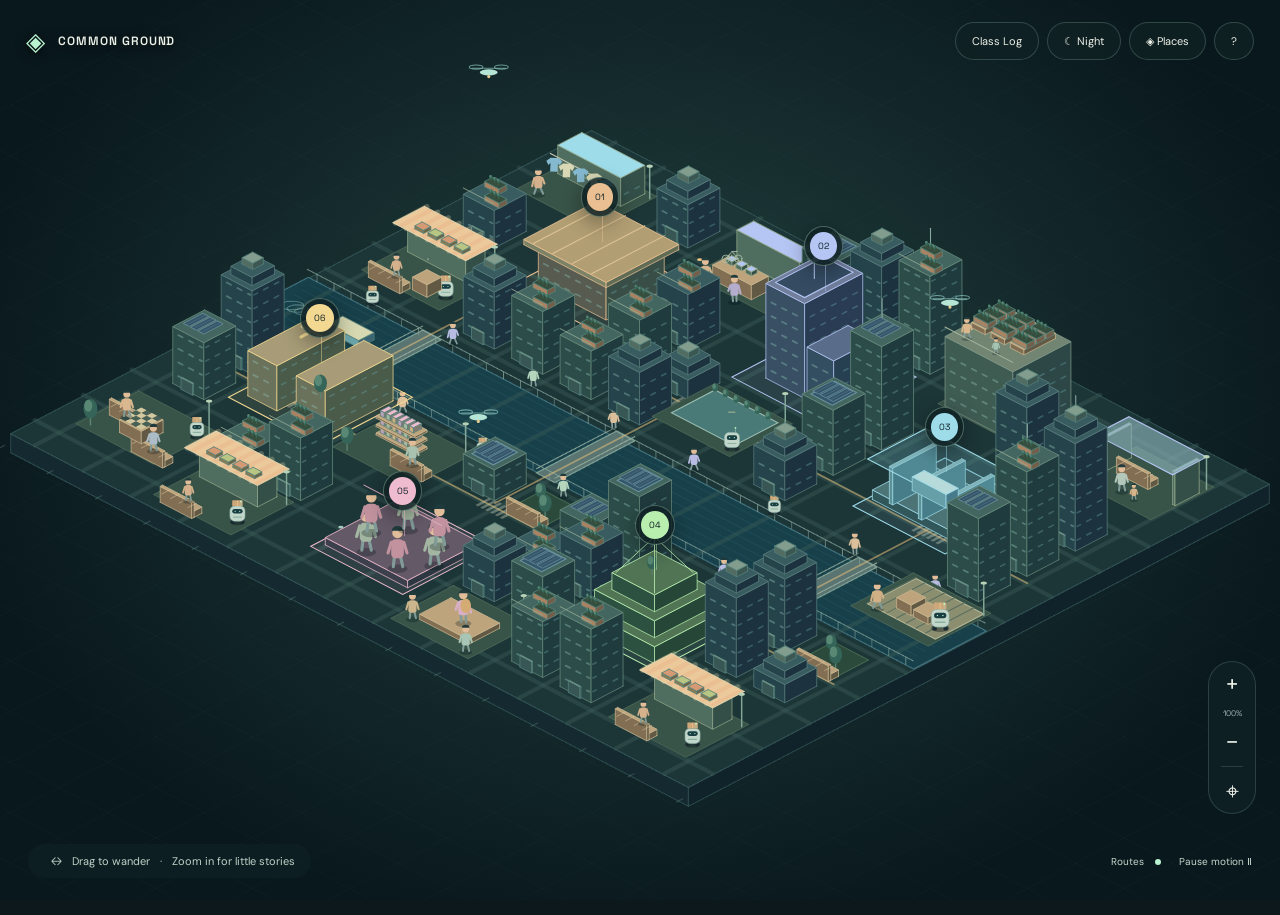
<file: index.html>
<!DOCTYPE html>
<html lang="en">
<head>
    <meta charset="UTF-8">
    <meta name="viewport" content="width=device-width, initial-scale=1">
    <meta name="theme-color" content="#0c181b">
    <meta name="description" content="Explore Common Ground, an imagined city in 2040 where people and robots build everyday life together.">
    <title>Common Ground — An atlas of possible futures</title>
    <link rel="stylesheet" href="style.css">
    <link rel="stylesheet" href="immersive.css">
    <script src="assets/vendor/p5.min.js" defer></script>
    <script src="city-data.js" defer></script>
    <script src="city-art.js" defer></script>
    <script src="city-life.js" defer></script>
    <script src="city.js" defer></script>
</head>
<body>
    <noscript><p class="map-loading">Enable JavaScript to enter the city, or read the <a href="reflection.md">design reflection</a>.</p></noscript>
    <button class="skip-link" popovertarget="places-panel">Choose a place</button>
    <header class="topbar">
        <a class="brand" href="index.html" aria-label="Common Ground home"><span class="brand-mark" aria-hidden="true">◈</span> COMMON GROUND<span class="brand-sub">AN ATLAS OF POSSIBLE FUTURES</span></a>
        <div class="top-actions">
            <a class="floating-button class-log-link" href="class-log.html">Class Log</a>
            <button id="day-toggle" class="floating-button" type="button" aria-pressed="false">☾ Night</button>
            <button class="floating-button" type="button" popovertarget="places-panel">◈ Places</button>
            <button id="about-button" class="floating-button" type="button" aria-label="About the atlas">?</button>
        </div>
    </header>

    <main class="explorer">
        <aside id="places-panel" class="sidebar" popover aria-label="Choose a place">
            <div class="intro">
                <p class="eyebrow">A PLACE WE COULD BUILD</p>
                <h1 id="intro-title">The future is<br> a place to<br> <em>explore.</em></h1>
                <p class="intro-copy">A city shared by people and robots.<br> Not a prediction. An invitation.</p>
            </div>
            <div class="district-heading"><h2 id="districts">Choose a place</h2><span id="progress">00 / 06 EXPLORED</span></div>
            <nav id="district-list" class="district-list" aria-label="Places in the city"></nav>
            <button id="discover-story" class="floating-button" type="button">Find a little story ↗</button>
            <div class="sidebar-footer"><span class="tiny-cross" aria-hidden="true">+</span><p>Less about what machines can do.<br>More about what we can do together.</p></div>
            <noscript><p class="no-script">This atlas needs JavaScript for its interactive map. You can still read the <a href="reflection.md">project reflection</a>.</p></noscript>
        </aside>

        <section class="map-stage" aria-label="Interactive future city">
            <div class="map-heading"><span class="eyebrow">CITY ATLAS</span><span class="map-place">COMMON GROUND <span>01—06</span></span></div>
            <div id="map-canvas" class="map-canvas" tabindex="0" role="group" aria-label="City map. Drag to pan, scroll to zoom. Use arrow keys to pan, plus and minus to zoom, or Home to reset. Select places with the labeled buttons."></div>
            <div id="map-markers" class="map-markers" role="group" aria-label="City landmarks"></div>
            <div id="story-markers" class="map-markers" role="group" aria-label="Small stories, revealed when you zoom in"></div>
            <div id="street-label" class="street-label" hidden><span id="street-label-name"></span></div>
            <section id="street-story" class="street-story" aria-labelledby="street-title" hidden>
                <div class="street-caption"><span class="eyebrow">LIFE BETWEEN THE LANDMARKS</span><button id="close-story" type="button" aria-label="Close small story">×</button></div>
                <h2 id="street-title"></h2><p id="street-copy" aria-live="polite"></p>
                <button id="next-story" type="button">Wander somewhere else ↗</button>
            </section>
            <p id="map-loading" class="map-loading">Drawing a possible future…</p>
            <div class="compass" aria-hidden="true"><span>N</span><svg viewBox="0 0 52 52"><path d="M26 5L34 35L26 29L18 35Z" fill="currentColor"/><path d="M4 26H48M26 4V48" stroke="currentColor" opacity=".3"/></svg></div>
            <div class="map-tools" role="group" aria-label="Map controls">
                <button id="zoom-in" type="button" aria-label="Zoom in">+</button>
                <output id="zoom-level" aria-label="Zoom level">100%</output>
                <button id="zoom-out" type="button" aria-label="Zoom out">−</button>
                <span class="tool-divider"></span>
                <button id="reset-view" type="button" aria-label="Reset map view">⌖</button>
            </div>
            <div class="map-bottom">
                <p class="map-instructions"><span aria-hidden="true">↔</span> Drag to wander <span>·</span> Zoom in for little stories</p>
                <div class="map-switches"><button id="routes-toggle" type="button" aria-pressed="true">Routes <span class="switch-dot"></span></button><button id="motion-toggle" type="button" aria-pressed="false">Pause motion <span aria-hidden="true">Ⅱ</span></button></div>
            </div>
            <div class="map-key" aria-hidden="true"><span><i class="key-place"></i> PLACES TO EXPLORE</span><span><i class="key-route"></i> SHARED TRANSIT</span><span><i class="key-water"></i> WATER &amp; GREEN SPACE</span></div>
        </section>
    </main>
    <p class="sr-only" id="announcement" role="status"></p>

    <dialog id="scene-dialog" class="scene-dialog" aria-labelledby="scene-title">
        <header class="scene-topbar"><span id="scene-location" class="eyebrow"></span><button type="button" class="close-button" id="close-scene" aria-label="Close scene and return to map">Back to atlas <span aria-hidden="true">×</span></button></header>
        <div class="scene-layout">
            <div class="scene-visual">
                <div class="visual-label"><span id="scene-time"></span><span>FIELD NOTES / 2040</span></div>
                <div id="scene-canvas" role="img" aria-label="Illustrated future scene"></div>
                <div class="scene-playback"><span id="moment-label">01 / ARRIVE</span><button type="button" id="scene-motion" class="text-button">Pause motion</button></div>
            </div>
            <article class="scene-story">
                <p class="eyebrow" id="scene-category"></p>
                <h2 id="scene-title"></h2>
                <p id="scene-description" class="scene-description"></p>
                <button id="scene-action" class="action-button" type="button">Join in →</button>
                <p id="action-status" role="status">Choose an action to bring this place to life.</p>
                <details class="scene-notes"><summary>Field notes</summary>
                <div class="moment-controls" role="group" aria-label="Explore the scene's three moments">
                    <button type="button" data-moment="0" aria-pressed="true">01 <span>Arrive</span></button>
                    <button type="button" data-moment="1" aria-pressed="false">02 <span>Join in</span></button>
                    <button type="button" data-moment="2" aria-pressed="false">03 <span>Imagine</span></button>
                </div>
                <div class="moment-note" aria-live="polite"><h3 id="moment-title"></h3><p id="moment-copy"></p></div>
                <div class="scene-question"><span>A QUESTION TO TAKE WITH YOU</span><p id="scene-question"></p></div>
                </details>
            </article>
        </div>
        <footer class="scene-footer"><span>AN IMAGINED SCENE, NOT A FORECAST.</span><button id="next-place" class="next-button" type="button">Next place <span aria-hidden="true">→</span></button></footer>
    </dialog>

    <dialog id="about-dialog" class="about-dialog" aria-labelledby="about-title">
        <button type="button" class="close-button" id="close-about" aria-label="Close about">Close <span aria-hidden="true">×</span></button>
        <p class="eyebrow">ABOUT THIS EXPLORATION</p>
        <h2 id="about-title">A city of possibilities.<br>Not a city of answers.</h2>
        <p>Common Ground imagines how people and robots might share a city in 2040. Each place begins with an ordinary human activity: eating, learning, moving, growing, caring, or simply being together.</p>
        <p>The map is an invitation to look closer. Select a place, move through three moments, and take a question back into the city.</p>
        <div class="about-help"><h3>Find your own way</h3><p>Mouse: drag and scroll. Touch: drag and pinch. Keyboard: Tab to a place and press Enter. On the map, use arrow keys, + / −, and Home. Escape returns to the atlas.</p><p>Motion can be paused. Reduced-motion preferences are respected. Your explored places are remembered only for this browser tab's session.</p></div>
        <a class="reflection-link" href="reflection.md">Read the project reflection ↗</a>
        <p class="about-credit">MEDIART 213 · A speculative design experiment<br>Original procedural illustrations, HTML, CSS &amp; p5.js. Created with coding assistance.</p>
    </dialog>
</body>
</html>
</file>
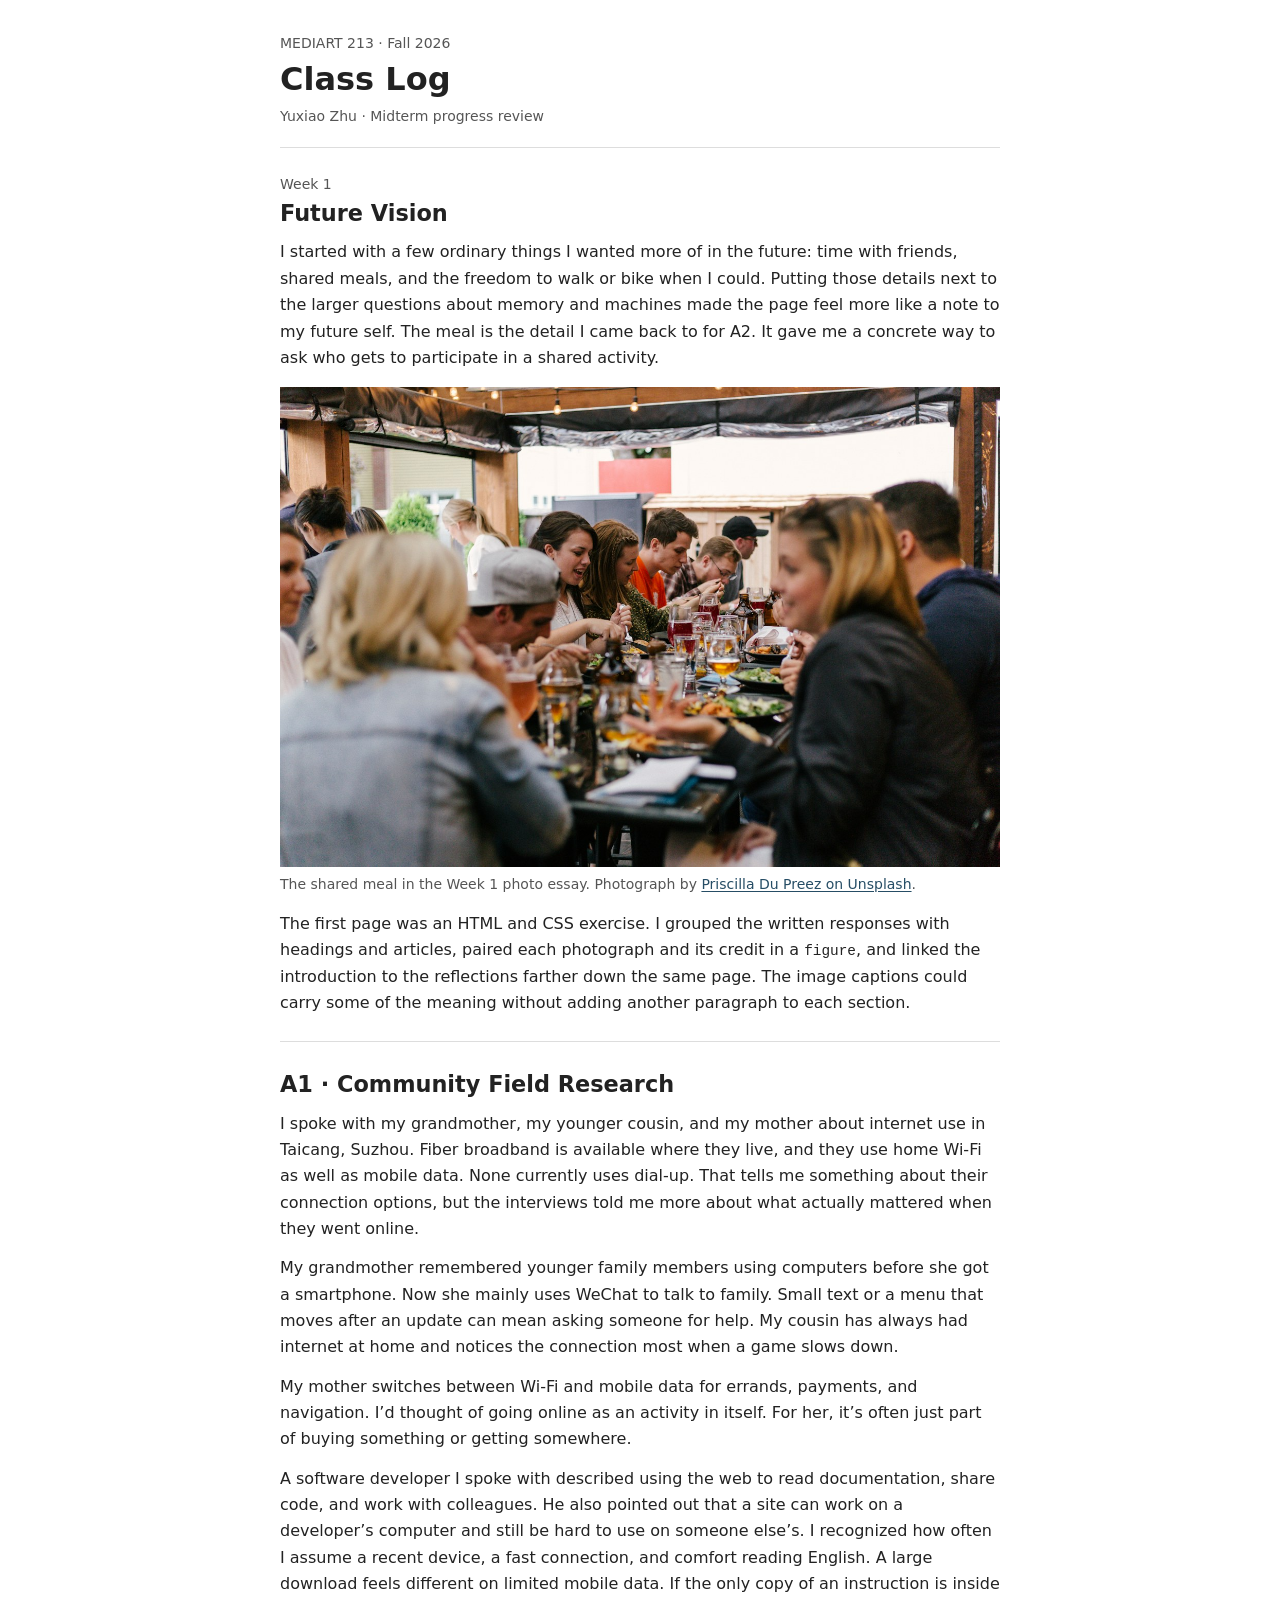
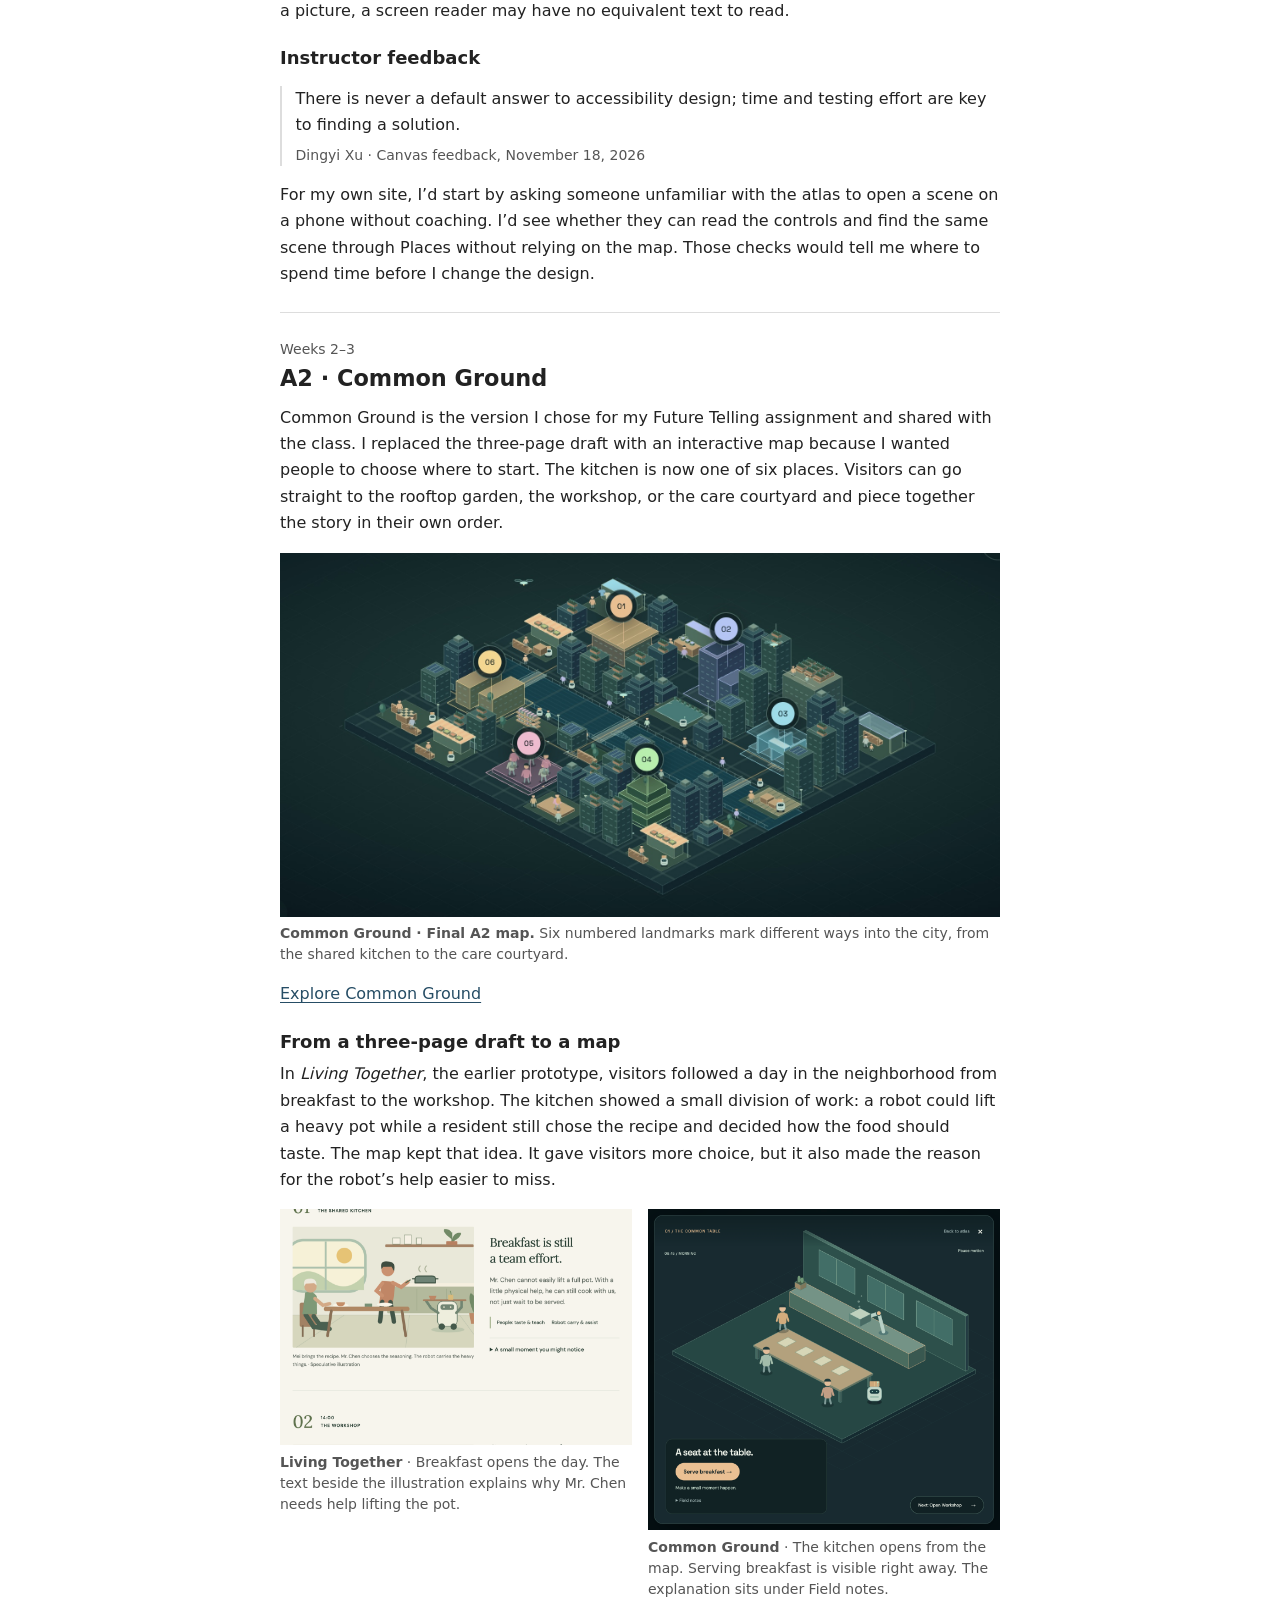
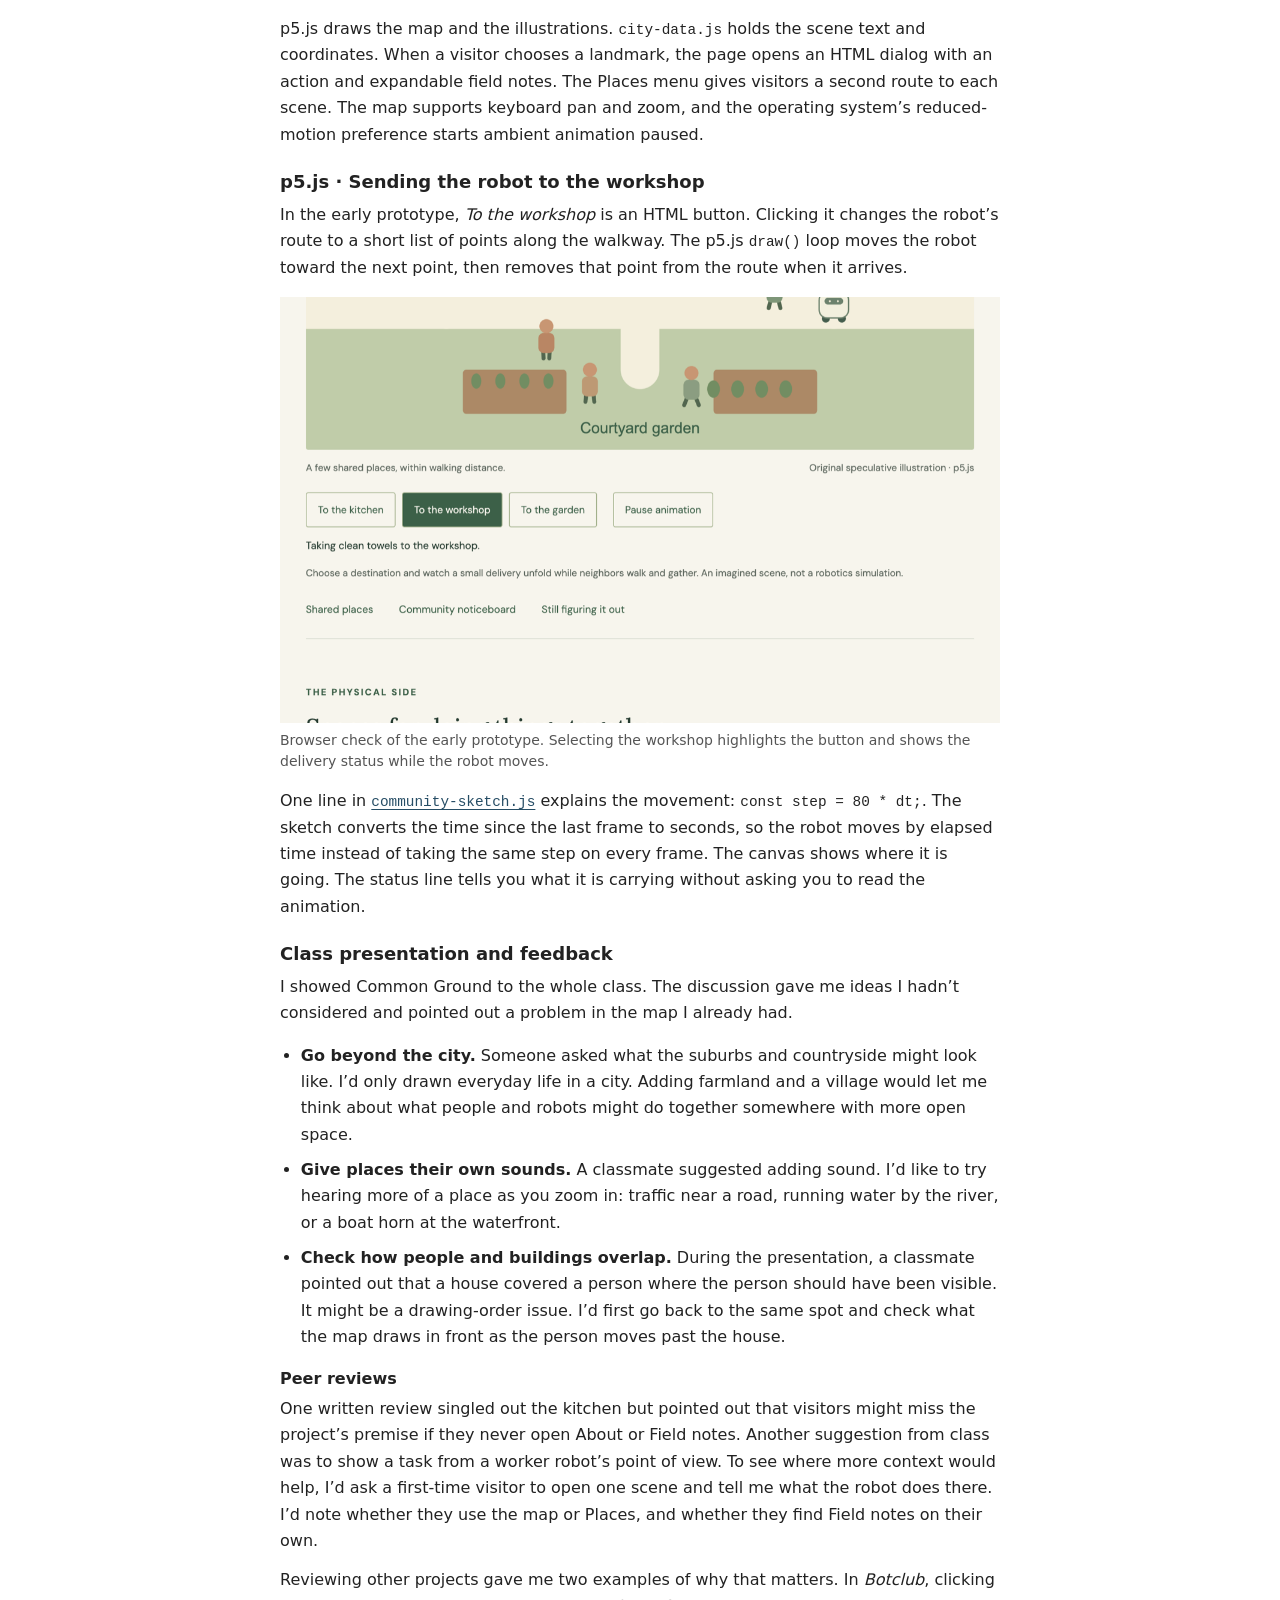
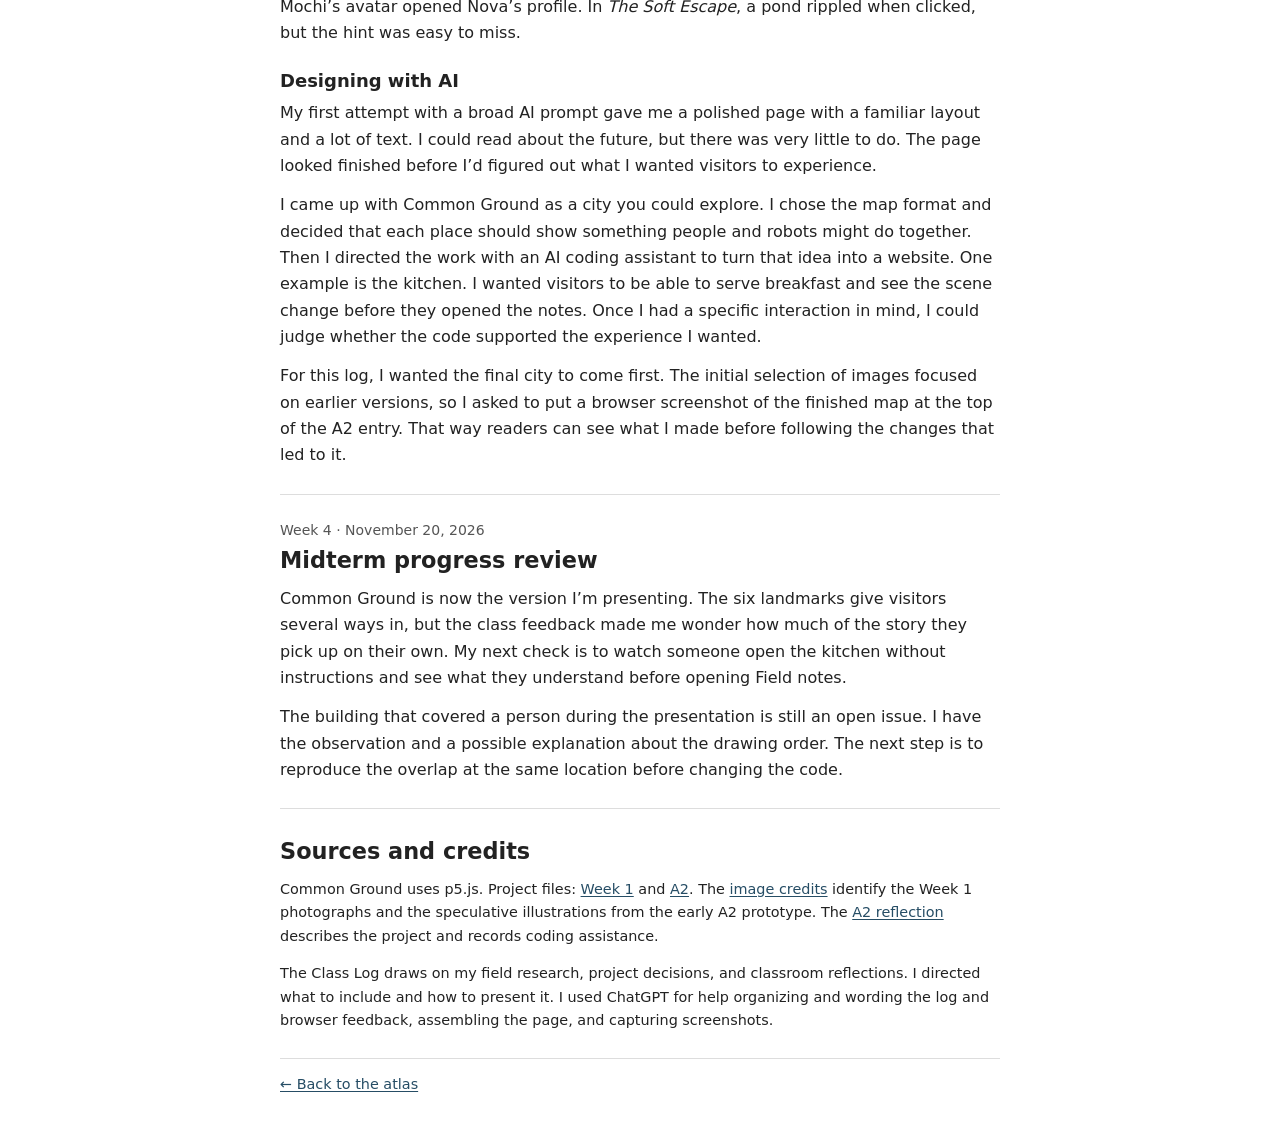
<file: class-log.html>
<!doctype html>
<html lang="en">
<head>
    <meta charset="utf-8">
    <meta name="viewport" content="width=device-width, initial-scale=1">
    <meta name="robots" content="noindex">
    <meta name="description" content="Yuxiao Zhu’s MEDIART 213 midterm class log, documenting Future Vision, Common Ground, and peer critique.">
    <meta name="theme-color" content="#ffffff">
    <title>Class Log · Yuxiao Zhu · MEDIART 213</title>
    <link rel="stylesheet" href="assets/class-log.css">
</head>
<body>
    <a class="skip-link" href="#main">Skip to the class log</a>
    <main id="main" class="page">
        <header class="page-heading">
            <p class="course">MEDIART 213 · Fall 2026</p>
            <h1>Class Log</h1>
            <p class="heading-details">Yuxiao Zhu · Midterm progress review</p>
        </header>

        <section id="week-1" class="entry" aria-labelledby="future-vision-title">
            <p class="week">Week 1</p>
            <h2 id="future-vision-title">Future Vision</h2>
            <p>I started with a few ordinary things I wanted more of in the future: time with friends, shared meals, and the freedom to walk or bike when I could. Putting those details next to the larger questions about memory and machines made the page feel more like a note to my future self. The meal is the detail I came back to for A2. It gave me a concrete way to ask who gets to participate in a shared activity.</p>
            <figure>
                <img src="assets/images/friends.jpg" alt="People sharing a meal around a long table" width="1400" height="933">
                <figcaption>The shared meal in the Week 1 photo essay. Photograph by <a href="https://unsplash.com/photos/W3SEyZODn8U">Priscilla Du Preez on Unsplash</a>.</figcaption>
            </figure>
            <p>The first page was an HTML and CSS exercise. I grouped the written responses with headings and articles, paired each photograph and its credit in a <code>figure</code>, and linked the introduction to the reflections farther down the same page. The image captions could carry some of the meaning without adding another paragraph to each section.</p>
        </section>

        <section id="a1" class="entry" aria-labelledby="a1-title">
            <h2 id="a1-title">A1 · Community Field Research</h2>
            <p>I spoke with my grandmother, my younger cousin, and my mother about internet use in Taicang, Suzhou. Fiber broadband is available where they live, and they use home Wi-Fi as well as mobile data. None currently uses dial-up. That tells me something about their connection options, but the interviews told me more about what actually mattered when they went online.</p>
            <p>My grandmother remembered younger family members using computers before she got a smartphone. Now she mainly uses WeChat to talk to family. Small text or a menu that moves after an update can mean asking someone for help. My cousin has always had internet at home and notices the connection most when a game slows down.</p>
            <p>My mother switches between Wi-Fi and mobile data for errands, payments, and navigation. I’d thought of going online as an activity in itself. For her, it’s often just part of buying something or getting somewhere.</p>
            <p>A software developer I spoke with described using the web to read documentation, share code, and work with colleagues. He also pointed out that a site can work on a developer’s computer and still be hard to use on someone else’s. I recognized how often I assume a recent device, a fast connection, and comfort reading English. A large download feels different on limited mobile data. If the only copy of an instruction is inside a picture, a screen reader may have no equivalent text to read.</p>
            <h3>Instructor feedback</h3>
            <figure class="feedback-quote">
                <blockquote><p>There is never a default answer to accessibility design; time and testing effort are key to finding a solution.</p></blockquote>
                <figcaption>Dingyi Xu · Canvas feedback, November 18, 2026</figcaption>
            </figure>
            <p>For my own site, I’d start by asking someone unfamiliar with the atlas to open a scene on a phone without coaching. I’d see whether they can read the controls and find the same scene through Places without relying on the map. Those checks would tell me where to spend time before I change the design.</p>
        </section>

        <section id="a2" class="entry" aria-labelledby="future-telling-title">
            <p class="week">Weeks 2–3</p>
            <h2 id="future-telling-title">A2 · Common Ground</h2>
            <p>Common Ground is the version I chose for my Future Telling assignment and shared with the class. I replaced the three-page draft with an interactive map because I wanted people to choose where to start. The kitchen is now one of six places. Visitors can go straight to the rooftop garden, the workshop, or the care courtyard and piece together the story in their own order.</p>
            <figure>
                <img src="assets/class-log-images/common-ground-city.jpg" alt="Isometric view of the finished Common Ground city, with six numbered landmarks, bridges over the river, and rooftop gardens" width="1700" height="860" loading="lazy">
                <figcaption><strong>Common Ground · Final A2 map.</strong> Six numbered landmarks mark different ways into the city, from the shared kitchen to the care courtyard.</figcaption>
            </figure>
            <p><a href="index.html">Explore Common Ground</a></p>

            <h3>From a three-page draft to a map</h3>
            <p>In <cite>Living Together</cite>, the earlier prototype, visitors followed a day in the neighborhood from breakfast to the workshop. The kitchen showed a small division of work: a robot could lift a heavy pot while a resident still chose the recipe and decided how the food should taste. The map kept that idea. It gave visitors more choice, but it also made the reason for the robot’s help easier to miss.</p>
            <div class="version-comparison">
                <figure>
                    <img src="assets/class-log-images/living-together-breakfast.png" alt="The shared kitchen section of the original A2 page, with the breakfast illustration beside a description of how residents and robots share the work" width="1200" height="804" loading="lazy">
                    <figcaption><strong>Living Together</strong> · Breakfast opens the day. The text beside the illustration explains why Mr. Chen needs help lifting the pot.</figcaption>
                </figure>
                <figure>
                    <img src="assets/class-log-images/common-table.png" alt="The Common Table dialog with an isometric kitchen, a Serve breakfast button, and collapsed Field notes" width="1200" height="1094" loading="lazy">
                    <figcaption><strong>Common Ground</strong> · The kitchen opens from the map. Serving breakfast is visible right away. The explanation sits under Field notes.</figcaption>
                </figure>
            </div>
            <p>p5.js draws the map and the illustrations. <code>city-data.js</code> holds the scene text and coordinates. When a visitor chooses a landmark, the page opens an HTML dialog with an action and expandable field notes. The Places menu gives visitors a second route to each scene. The map supports keyboard pan and zoom, and the operating system’s reduced-motion preference starts ambient animation paused.</p>

            <section id="delivery-sketch" aria-labelledby="delivery-title">
                <h3 id="delivery-title">p5.js · Sending the robot to the workshop</h3>
                <p>In the early prototype, <em>To the workshop</em> is an HTML button. Clicking it changes the robot’s route to a short list of points along the walkway. The p5.js <code>draw()</code> loop moves the robot toward the next point, then removes that point from the route when it arrives.</p>
                <figure>
                    <img src="assets/class-log-images/workshop-delivery.png" alt="The workshop button selected and the robot approaching the workshop, with a status line about taking clean towels" width="1200" height="710" loading="lazy">
                    <figcaption>Browser check of the early prototype. Selecting the workshop highlights the button and shows the delivery status while the robot moves.</figcaption>
                </figure>
                <p>One line in <a href="https://github.com/TCXM/MEDIART-213/blob/58dbbb8/community-sketch.js#L159-L170"><code>community-sketch.js</code></a> explains the movement: <code>const step = 80 * dt;</code>. The sketch converts the time since the last frame to seconds, so the robot moves by elapsed time instead of taking the same step on every frame. The canvas shows where it is going. The status line tells you what it is carrying without asking you to read the animation.</p>
            </section>

            <section id="critique" aria-labelledby="critique-title">
                <h3 id="critique-title">Class presentation and feedback</h3>
                <p>I showed Common Ground to the whole class. The discussion gave me ideas I hadn’t considered and pointed out a problem in the map I already had.</p>
                <ul>
                    <li><strong>Go beyond the city.</strong> Someone asked what the suburbs and countryside might look like. I’d only drawn everyday life in a city. Adding farmland and a village would let me think about what people and robots might do together somewhere with more open space.</li>
                    <li><strong>Give places their own sounds.</strong> A classmate suggested adding sound. I’d like to try hearing more of a place as you zoom in: traffic near a road, running water by the river, or a boat horn at the waterfront.</li>
                    <li><strong>Check how people and buildings overlap.</strong> During the presentation, a classmate pointed out that a house covered a person where the person should have been visible. It might be a drawing-order issue. I’d first go back to the same spot and check what the map draws in front as the person moves past the house.</li>
                </ul>
                <h4>Peer reviews</h4>
                <p>One written review singled out the kitchen but pointed out that visitors might miss the project’s premise if they never open About or Field notes. Another suggestion from class was to show a task from a worker robot’s point of view. To see where more context would help, I’d ask a first-time visitor to open one scene and tell me what the robot does there. I’d note whether they use the map or Places, and whether they find Field notes on their own.</p>
                <p>Reviewing other projects gave me two examples of why that matters. In <cite>Botclub</cite>, clicking Mochi’s avatar opened Nova’s profile. In <cite>The Soft Escape</cite>, a pond rippled when clicked, but the hint was easy to miss.</p>
            </section>

            <section id="ai-process" aria-labelledby="ai-process-title">
                <h3 id="ai-process-title">Designing with AI</h3>
                <p>My first attempt with a broad AI prompt gave me a polished page with a familiar layout and a lot of text. I could read about the future, but there was very little to do. The page looked finished before I’d figured out what I wanted visitors to experience.</p>
                <p>I came up with Common Ground as a city you could explore. I chose the map format and decided that each place should show something people and robots might do together. Then I directed the work with an AI coding assistant to turn that idea into a website. One example is the kitchen. I wanted visitors to be able to serve breakfast and see the scene change before they opened the notes. Once I had a specific interaction in mind, I could judge whether the code supported the experience I wanted.</p>
                <p>For this log, I wanted the final city to come first. The initial selection of images focused on earlier versions, so I asked to put a browser screenshot of the finished map at the top of the A2 entry. That way readers can see what I made before following the changes that led to it.</p>
            </section>
        </section>

        <section id="midterm-review" class="entry" aria-labelledby="midterm-title">
            <p class="week">Week 4 · November 20, 2026</p>
            <h2 id="midterm-title">Midterm progress review</h2>
            <p>Common Ground is now the version I’m presenting. The six landmarks give visitors several ways in, but the class feedback made me wonder how much of the story they pick up on their own. My next check is to watch someone open the kitchen without instructions and see what they understand before opening Field notes.</p>
            <p>The building that covered a person during the presentation is still an open issue. I have the observation and a possible explanation about the drawing order. The next step is to reproduce the overlap at the same location before changing the code.</p>
        </section>

        <section id="credits" class="entry credits" aria-labelledby="credits-title">
            <h2 id="credits-title">Sources and credits</h2>
            <p>Common Ground uses p5.js. Project files: <a href="https://github.com/TCXM/MEDIART-213/tree/week-1-future-vision">Week 1</a> and <a href="https://github.com/TCXM/MEDIART-213/tree/week-2-3-a2-future-telling">A2</a>. The <a href="https://github.com/TCXM/MEDIART-213/blob/main/assets/images/SOURCES.md">image credits</a> identify the Week 1 photographs and the speculative illustrations from the early A2 prototype. The <a href="https://github.com/TCXM/MEDIART-213/blob/main/reflection.md">A2 reflection</a> describes the project and records coding assistance.</p>
            <p>The Class Log draws on my field research, project decisions, and classroom reflections. I directed what to include and how to present it. I used ChatGPT for help organizing and wording the log and browser feedback, assembling the page, and capturing screenshots.</p>
        </section>
    </main>

    <footer class="site-footer">
        <a href="index.html">← Back to the atlas</a>
    </footer>
</body>
</html>
</file>
<file: style.css>
@import url('https://fonts.googleapis.com/css2?family=DM+Sans:wght@400;500;600;700&family=Space+Grotesk:wght@400;500;600;700&display=swap');

:root {
    color-scheme: dark;
    --bg: #0c181b;
    --panel: #101e21;
    --line: #2b3d40;
    --text: #edf1e8;
    --muted: #a0b4b4;
    --accent: #b9f2cf;
    --mono: 'Space Grotesk', 'Courier New', monospace;
    --sans: 'DM Sans', Arial, sans-serif;
}
* { box-sizing: border-box; }
body { margin: 0; background: var(--bg); color: var(--text); font-family: var(--sans); font-size: 14px; }
button, a { -webkit-tap-highlight-color: transparent; }
button { font: inherit; color: inherit; cursor: pointer; }
button, a, [tabindex] { outline-offset: 5px; }
:focus-visible { outline: 2px solid var(--accent); }
button { touch-action: manipulation; }
a { color: var(--accent); text-underline-offset: 4px; }
button:disabled { cursor: default; opacity: .4; }
[hidden] { display: none !important; }
.sr-only, .skip-link:not(:focus) { position: absolute; width: 1px; height: 1px; overflow: hidden; clip-path: inset(50%); white-space: nowrap; }
.skip-link:focus { position: fixed; top: 10px; left: 10px; padding: 14px; z-index: 20; background: var(--panel); }
.topbar { height: 84px; border-bottom: 1px solid var(--line); display: flex; justify-content: space-between; align-items: center; padding: 0 36px; gap: 20px; }
.brand { display: flex; align-items: center; gap: 12px; color: var(--text); font-family: var(--mono); font-size: 16px; font-weight: 600; letter-spacing: .08em; text-decoration: none; }
.brand-mark { color: var(--accent); font-size: 34px; font-weight: 400; }
.brand-sub { border-left: 1px solid var(--line); margin-left: 12px; padding-left: 24px; font-size: 9px; font-weight: 400; color: var(--muted); letter-spacing: .1em; max-width: 170px; line-height: 1.7; }
.top-actions { display: flex; align-items: center; gap: 34px; }
.edition { font: 10px var(--mono); letter-spacing: .06em; color: var(--muted); }
.edition i { display: inline-block; width: 5px; height: 5px; border-radius: 50%; background: var(--accent); margin-right: 9px; box-shadow: 0 0 10px #b9f2cf66; }
.text-button { background: none; border: none; padding: 12px 0; font-size: 12px; }
.text-button span { margin-left: 14px; color: var(--accent); }
.text-button:hover { color: var(--accent); }
.explorer { display: flex; height: calc(100svh - 84px); min-height: 700px; }
.sidebar { width: 302px; flex-shrink: 0; padding: 40px 28px 20px 36px; border-right: 1px solid var(--line); display: flex; flex-direction: column; z-index: 2; }
.eyebrow { font: 10px/1.6 var(--mono); letter-spacing: .13em; color: var(--accent); margin: 0; }
h1 { font: 500 clamp(38px, 3.6vw, 54px)/1.04 var(--mono); letter-spacing: -.06em; margin: 22px 0 22px; }
h1 em { font-style: normal; color: var(--accent); }
.intro-copy { color: var(--muted); font-size: 12px; line-height: 1.9; margin-bottom: 35px; }
.district-heading { display: flex; align-items: center; justify-content: space-between; gap: 10px; padding-bottom: 12px; border-bottom: 1px solid var(--line); }
.district-heading h2 { font: 12px var(--sans); margin: 0; font-weight: 500; }
#progress { font: 8px var(--mono); letter-spacing: .05em; color: var(--muted); white-space: nowrap; }
.district-list { display: flex; flex-direction: column; }
.district-button { display: flex; align-items: center; gap: 13px; width: 100%; text-align: left; border: none; border-bottom: 1px solid var(--line); background: none; padding: 15px 0; }
.district-number { color: var(--place-color, var(--accent)); font: 10px var(--mono); width: 23px; }
.district-name { font-size: 12px; flex: 1; }
.district-arrow { font-size: 14px; color: var(--muted); }
.district-button:hover, .district-button:focus-visible { color: var(--accent); background: #b9f2cf07; }
.district-button[data-visited="true"] .district-arrow { color: var(--accent); }
.sidebar-footer { display: flex; gap: 14px; margin-top: auto; padding-top: 24px; color: var(--muted); }
.tiny-cross { font: 28px var(--mono); color: #6f8b84; }
.sidebar-footer p { font-size: 10px; line-height: 1.8; }
.no-script { font-size: 12px; line-height: 1.7; }
.map-stage { position: relative; flex: 1; min-width: 0; overflow: hidden; background: radial-gradient(ellipse at 52% 48%, #182c30, #0c181b 74%); }
.map-canvas { position: absolute; inset: 0; cursor: grab; touch-action: none; }
.map-canvas:active { cursor: grabbing; }
.map-canvas canvas { display: block; }
.map-heading { position: absolute; top: 31px; left: 32px; display: flex; flex-direction: column; gap: 8px; z-index: 2; pointer-events: none; }
.map-heading .eyebrow { font-size: 9px; color: var(--muted); }
.map-place { font: 11px var(--mono); letter-spacing: .1em; }
.map-place span { color: #a3bbb3; margin-left: 20px; font-size: 9px; }
.map-markers { position: absolute; inset: 0; pointer-events: none; overflow: hidden; }
.map-marker { position: absolute; left: 0; top: 0; display: flex; gap: 9px; align-items: center; padding: 7px 12px 7px 7px; border: 1px solid #719690; border-radius: 2px; color: var(--text); background: #102124f2; box-shadow: 0 6px 20px #0005; pointer-events: auto; font: 10px var(--mono); letter-spacing: .02em; white-space: nowrap; }
.map-marker .marker-id { background: var(--place-color); color: #102124; padding: 5px; font-size: 9px; }
.map-marker::after { content: ''; position: absolute; top: 100%; left: 20px; height: 20px; width: 1px; background: var(--place-color); }
.map-marker:hover, .map-marker:focus-visible { background: #23403e; border-color: var(--place-color); z-index: 3; }
.map-marker[data-visited="true"] { border-color: #b9f2cf; }
.map-loading { position: absolute; left: 50%; top: 50%; transform: translate(-50%, -50%); font: 12px var(--mono); color: var(--accent); }
.compass { position: absolute; right: 32px; top: 32px; width: 48px; color: #829f97; text-align: center; font: 9px var(--mono); pointer-events: none; }
.compass svg { display: block; transform: rotate(25deg); }
.map-tools { position: absolute; bottom: 105px; right: 28px; display: flex; flex-direction: column; align-items: center; gap: 2px; border: 1px solid var(--line); padding: 5px; background: #102124ed; border-radius: 3px; }
.map-tools button { width: 36px; height: 34px; background: none; border: none; font: 23px var(--mono); }
.map-tools button:hover { background: #b9f2cf17; color: var(--accent); }
#zoom-level { font: 8px var(--mono); color: var(--muted); padding: 5px 0; }
.tool-divider { width: 22px; height: 1px; background: var(--line); margin: 5px 0; }
.map-bottom { position: absolute; left: 28px; bottom: 45px; right: 28px; display: flex; flex-wrap: wrap; align-items: center; justify-content: space-between; gap: 10px; }
.map-instructions { font-size: 10px; color: var(--muted); margin: 0; }
.map-instructions span { margin: 0 7px; }
.map-switches { display: flex; gap: 15px; }
.map-switches button { background: none; border: none; padding: 10px 0; font-size: 10px; color: var(--muted); }
.switch-dot { display: inline-block; width: 6px; height: 6px; background: #56696a; border-radius: 50%; margin-left: 8px; }
[aria-pressed="true"] .switch-dot { background: var(--accent); }
.map-key { position: absolute; left: 35px; right: 20px; bottom: 17px; display: flex; gap: 20px; font: 7px var(--mono); letter-spacing: .06em; color: #a0b4b4; pointer-events: none; }
.map-key i { display: inline-block; width: 5px; height: 5px; margin-right: 6px; }
.key-place { background: var(--accent); }
.key-route { background: #e8be87; }
.key-water { background: #6ea7b2; }
dialog { color: var(--text); padding: 0; background: #112125; border: 1px solid #4c6968; box-shadow: 0 30px 140px #0009; }
dialog::backdrop { background: #031013c9; backdrop-filter: blur(9px); }
.scene-dialog { width: min(1100px, calc(100% - 48px)); max-height: calc(100svh - 48px); overflow: auto; border-radius: 5px; }
.scene-topbar { display: flex; justify-content: space-between; align-items: center; gap: 12px; padding: 17px 26px; border-bottom: 1px solid var(--line); }
.close-button { border: none; background: none; display: flex; align-items: center; gap: 20px; padding: 9px 0 9px 12px; color: var(--muted); font-size: 11px; }
.close-button span { color: var(--text); font-size: 26px; line-height: 1; }
.close-button:hover { color: var(--accent); }
.scene-layout { display: flex; min-height: 470px; }
.scene-visual { width: 56%; background: #172c30; position: relative; display: flex; flex-direction: column; }
.visual-label, .scene-playback { display: flex; align-items: center; justify-content: space-between; padding: 22px 25px; font: 9px var(--mono); letter-spacing: .07em; color: #c5d8cb; gap: 15px; }
#scene-canvas { width: 100%; aspect-ratio: 1.25; margin: auto 0; }
#scene-canvas canvas { display: block; width: 100% !important; height: auto !important; }
.scene-playback { margin-top: auto; }
.scene-playback .text-button { font-size: 10px; padding: 6px 0; }
.scene-story { flex: 1; min-width: 0; padding: 34px; }
.scene-story h2 { font: 500 39px/1.08 var(--mono); letter-spacing: -.05em; margin: 18px 0; }
.scene-description { font-size: 13px; line-height: 1.85; color: #baccca; margin-bottom: 26px; }
.moment-controls { display: flex; gap: 6px; }
.moment-controls button { background: none; border: 1px solid #455e60; flex: 1; padding: 9px 6px; font: 9px var(--mono); color: #c4d2cf; }
.moment-controls button span { margin-left: 4px; }
.moment-controls [aria-pressed="true"] { background: var(--accent); color: #152b29; border-color: var(--accent); }
.moment-note { min-height: 130px; padding: 18px 0 16px; }
.moment-note h3 { font: 500 15px var(--mono); margin: 0 0 8px; }
.moment-note p { font-size: 12px; line-height: 1.85; color: var(--muted); margin: 0; }
.scene-question { border-top: 1px solid var(--line); padding-top: 18px; }
.scene-question span { font: 8px var(--mono); color: var(--accent); letter-spacing: .1em; }
.scene-question p { font-size: 13px; line-height: 1.7; margin: 9px 0 0; color: var(--text); }
.scene-footer { display: flex; align-items: center; justify-content: space-between; padding: 16px 26px; border-top: 1px solid var(--line); gap: 16px; }
.scene-footer > span { color: var(--muted); font: 8px var(--mono); letter-spacing: .07em; }
.next-button { border: 1px solid #516e67; background: transparent; padding: 12px 17px; font-size: 11px; display: flex; justify-content: space-between; gap: 24px; }
.next-button:hover { background: var(--accent); color: #112125; }
.about-dialog { width: min(620px, calc(100% - 32px)); padding: 32px 40px; max-height: calc(100svh - 32px); border-radius: 4px; }
.about-dialog > .close-button { margin-left: auto; margin-bottom: 20px; }
.about-dialog h2 { font: 500 35px/1.15 var(--mono); letter-spacing: -.05em; }
.about-dialog p { font-size: 13px; color: #c0cfcb; line-height: 1.9; }
.about-dialog .eyebrow { font-size: 9px; color: var(--accent); }
.about-help { border-block: 1px solid var(--line); padding: 12px 0; margin: 24px 0; }
.about-help h3 { font: 500 15px var(--mono); }
.reflection-link { font-size: 12px; }
.about-dialog .about-credit { font-size: 10px; margin-top: 24px; color: var(--muted); }
@media (min-width: 1500px) {
    .sidebar { width: 342px; padding-right: 36px; padding-left: 44px; }
    .intro-copy { font-size: 13px; }
    .district-button { padding: 18px 0; }
}
@media (max-width: 1050px) {
    .brand-sub, .edition { display: none; }
    .sidebar { width: 250px; padding: 32px 22px; }
    h1 { font-size: 42px; }
    .map-instructions { font-size: 9px; }
    .map-bottom { bottom: 55px; }
    .map-key { flex-wrap: wrap; gap: 10px; }
    .scene-story { padding: 26px; }
    .scene-story h2 { font-size: 31px; }
}
@media (max-width: 700px) {
    .topbar { height: 66px; padding: 0 18px; }
    .brand { font-size: 12px; gap: 8px; }
    .brand-mark { font-size: 28px; }
    .top-actions .text-button { font-size: 10px; }
    .top-actions .text-button span { display: none; }
    .explorer { height: auto; min-height: 0; flex-direction: column; }
    .sidebar { width: 100%; padding: 24px 20px 0; border-right: none; }
    .intro { position: relative; }
    h1 { font-size: clamp(31px, 7.5vw, 44px); margin: 12px 0; }
    h1 br { display: none; }
    h1 br::after { content: ' '; }
    .intro-copy { font-size: 11px; margin: 0 0 20px; }
    .intro-copy br { display: none; }
    .district-heading { padding-bottom: 10px; }
    .district-list { flex-direction: row; gap: 8px; overflow-x: auto; padding: 12px 0 14px; }
    .district-button { flex: 0 0 auto; width: auto; border: 1px solid var(--line); padding: 10px 12px; gap: 8px; }
    .district-name { font-size: 10px; white-space: nowrap; }
    .district-number { width: auto; font-size: 9px; }
    .district-arrow { display: none; }
    .sidebar-footer { display: none; }
    .map-stage { flex: auto; height: min(650px, 78svh); min-height: 460px; border-top: 1px solid var(--line); }
    .map-heading { top: 20px; left: 20px; }
    .compass { right: 16px; top: 20px; width: 35px; }
    .map-tools { right: 14px; bottom: 120px; }
    .map-marker { padding: 5px; gap: 5px; font-size: 8px; min-width: 38px; min-height: 38px; justify-content: center; }
    .map-marker > span:last-child { display: none; }
    .map-marker .marker-id { padding: 4px; font-size: 8px; }
    .map-marker::after { height: 15px; left: 16px; }
    .map-bottom { left: 20px; right: 20px; bottom: 40px; gap: 4px; }
    .map-key { left: 20px; bottom: 15px; font-size: 6px; }
    .map-switches { width: 100%; justify-content: space-between; }
    .scene-dialog { width: calc(100% - 20px); max-height: calc(100svh - 20px); }
    .scene-topbar { padding: 10px 17px; }
    .scene-topbar .eyebrow { font-size: 8px; }
    .scene-layout { flex-direction: column; }
    .scene-visual { width: 100%; }
    #scene-canvas { aspect-ratio: 1.65; overflow: hidden; }
    #scene-canvas canvas { transform: translateY(-9%); }
    .visual-label, .scene-playback { padding: 13px 18px; font-size: 8px; }
    .scene-story { padding: 24px; }
    .scene-story h2 { font-size: 35px; }
    .moment-note { min-height: 110px; }
    .scene-footer { padding: 12px 18px; }
    .scene-footer > span { max-width: 110px; font-size: 7px; line-height: 1.6; }
    .about-dialog { padding: 20px 26px; }
    .about-dialog h2 { font-size: 29px; }
}
@media (prefers-reduced-motion: reduce) { *, *::before, *::after { scroll-behavior: auto !important; } }
</file>
<file: immersive.css>
/* Full-bleed city. Controls float above the world instead of framing it. */
body { overflow: hidden; }
.explorer { height: 100svh; min-height: 0; }
.topbar { position: fixed; inset: 0 0 auto; height: auto; padding: 22px 26px; border: 0; z-index: 5; pointer-events: none; }
.topbar > * { pointer-events: auto; }
.brand { font-size: 12px; text-shadow: 0 2px 12px #000; }
.brand-sub, .edition { display: none; }
.brand-mark { font-size: 25px; }
.top-actions { gap: 8px; }
.floating-button { border: 1px solid #799d8f55; background: #102124d9; border-radius: 24px; padding: 11px 16px; backdrop-filter: blur(12px); font-size: 11px; }
.floating-button:hover { background: #304e46; }
.class-log-link { color: var(--text); text-decoration: none; white-space: nowrap; }
.sidebar { position: fixed; inset: 76px 24px auto auto; margin: 0; width: 280px; max-height: calc(100svh - 100px); overflow: auto; background: #102124f5; border: 1px solid #56766c; border-radius: 16px; padding: 22px; color: var(--text); box-shadow: 0 20px 70px #0007; }
.sidebar:not(:popover-open) { display: none; }
.sidebar .intro, .sidebar-footer { display: none; }
.district-list { display: flex; flex-direction: column; overflow: visible; }
.district-button { width: 100%; border: 0; border-bottom: 1px solid var(--line); padding: 17px 0; }
.district-name { font-size: 12px; }
.map-stage { height: 100svh; min-height: 0; border: 0; background: radial-gradient(ellipse at 50% 44%, #24423f, #09181d 76%); transition: background 1s; }
.map-heading, .map-key, .compass { display: none; }
.map-tools { bottom: 86px; right: 24px; border-radius: 26px; border-color: #799d8f44; backdrop-filter: blur(12px); }
.map-bottom { left: 28px; right: 28px; bottom: 22px; }
.map-instructions { color: #bfd1c7; font-size: 11px; background: #102124aa; padding: 10px 16px; border-radius: 30px; }
.map-switches { width: auto; gap: 18px; }
.map-switches button { color: #c4d7cb; }
.map-marker { border-radius: 24px; border-color: #799d8f88; padding: 5px 13px 5px 5px; }
.map-marker .marker-id { border-radius: 50%; padding: 8px; }
.map-marker::after { height: 26px; }
body.night .map-stage { background: radial-gradient(ellipse at 50% 40%, #152d48, #050c1c 78%); }
body.night .map-canvas { filter: saturate(1.3) brightness(.85); }
.scene-dialog { width: calc(100% - 32px); height: calc(100svh - 32px); max-width: none; max-height: none; overflow: hidden; border-radius: 20px; background: #172b30; }
.scene-topbar { position: absolute; inset: 0 0 auto; z-index: 2; border: 0; background: linear-gradient(#102124dc, transparent); }
.scene-layout { height: 100%; min-height: 0; display: block; }
.scene-visual { width: 100%; height: 100%; }
.visual-label { position: absolute; top: 68px; left: 0; z-index: 1; }
.visual-label > span:last-child { display: none; }
#scene-canvas { position: absolute; inset: 0; width: 100%; height: 100%; aspect-ratio: auto; margin: 0; }
#scene-canvas canvas { height: 100% !important; transform: none; }
.scene-playback { position: absolute; right: 24px; top: 76px; padding: 0; }
#moment-label { display: none; }
.scene-story { position: absolute; bottom: 24px; left: 28px; padding: 20px 24px; width: min(410px, calc(100% - 56px)); background: #102124e8; backdrop-filter: blur(16px); border: 1px solid #73988644; border-radius: 16px; max-height: 60%; overflow: auto; }
.scene-story h2 { font-size: 24px; margin: 0 0 14px; }
.scene-description, #scene-category { display: none; }
.action-button { border: 0; padding: 13px 20px; background: var(--accent); color: #102124; border-radius: 24px; font-weight: 600; }
#action-status { font-size: 11px; color: #c2d6c8; line-height: 1.6; margin: 10px 0; }
.scene-notes summary { cursor: pointer; font-size: 11px; color: var(--muted); padding: 6px 0; }
.scene-notes[open] .moment-controls { margin-top: 16px; }
.scene-footer { position: absolute; right: 24px; bottom: 24px; border: 0; padding: 0; }
.scene-footer > span { display: none; }
.next-button { border-radius: 24px; background: #102124ed; padding: 14px 20px; }
@media (max-width: 700px) {
    .topbar { padding: 16px; gap: 6px; align-items: flex-start; }
    .brand { font-size: 9px; gap: 5px; padding-top: 4px; }
    .brand-mark { font-size: 20px; }
    .floating-button { padding: 10px; font-size: 10px; }
    .top-actions { gap: 4px; }
    .map-stage { height: 100svh; }
    .map-bottom { left: 16px; right: 16px; bottom: 16px; gap: 8px; }
    .map-instructions { font-size: 9px; padding: 8px 12px; }
    .map-tools { right: 14px; bottom: 110px; }
    .map-marker { padding: 5px; }
    .map-marker .marker-id { padding: 6px; }
    .scene-dialog { width: 100%; height: 100svh; border: 0; border-radius: 0; }
    .scene-story { bottom: 74px; left: 16px; width: calc(100% - 32px); padding: 16px; max-height: 44%; }
    .scene-story h2 { font-size: 21px; margin-bottom: 10px; }
    .scene-footer { bottom: 18px; right: 16px; }
    .scene-playback { top: 74px; right: 18px; }
    .visual-label { top: 64px; }
}
@media (max-width: 370px) {
    .topbar { padding-inline: 10px; }
    .top-actions .floating-button { padding-inline: 8px; }
}
@media (prefers-reduced-motion: reduce) { .map-stage { transition: none; } }
.map-stage { isolation: isolate; }
.map-canvas { z-index: 0; }
#map-markers { z-index: 1; }
#story-markers { z-index: 2; }
.map-tools, .map-bottom { z-index: 3; }
.story-marker { position: absolute; pointer-events: auto; display: grid; place-items: center; width: 34px; height: 34px; padding: 0; border: 2px solid var(--story-color); color: var(--story-color); background: #102124; border-radius: 50%; box-shadow: 0 0 0 3px #102124, 0 4px 14px #0009; }
.story-marker:hover, .story-marker:focus-visible { z-index: 1; }
.story-marker:hover, .story-marker[aria-pressed="true"] { color: #132a27; background: var(--story-color); }
.map-marker { padding: 5px; min-width: 36px; justify-content: center; background: #102124d9; }
.map-marker > span:last-child { display: none; }
.map-marker:hover > span:last-child, .map-marker:focus-visible > span:last-child { display: inline; padding-right: 9px; }
.map-marker::after { opacity: .45; }
.street-label { position: absolute; z-index: 2; pointer-events: none; transform: translate(-50%, -100%); padding: 10px 15px; border: 1px solid #8caf9955; border-radius: 12px 12px 12px 3px; background: #102124f5; box-shadow: 0 8px 25px #0005; color: #edf1e8; font: 500 12px var(--sans); letter-spacing: .02em; white-space: nowrap; }
.street-label::before { content: ''; display: inline-block; width: 5px; height: 5px; border-radius: 50%; background: var(--label-color); margin-right: 9px; box-shadow: 0 0 10px var(--label-color); vertical-align: 2px; }
.street-label::after { content: ''; position: absolute; top: 100%; left: 50%; height: 18px; width: 1px; background: linear-gradient(var(--label-color), transparent); }
.street-story { position: absolute; left: 28px; bottom: 80px; width: min(340px, calc(100% - 100px)); border: 1px solid #8ba79266; border-radius: 16px; background: #102124ed; padding: 16px 20px; backdrop-filter: blur(16px); z-index: 4; }
.street-caption { display: flex; align-items: center; justify-content: space-between; gap: 12px; }
.street-caption .eyebrow { font-size: 8px; }
.street-caption button { background: transparent; border: 0; font-size: 22px; padding: 0 4px; }
.street-story h2 { font: 500 21px/1.2 var(--mono); margin: 8px 0 12px; letter-spacing: -.04em; }
.street-story p { font-size: 12px; line-height: 1.7; color: #c5d6cb; margin: 0 0 14px; }
#next-story { background: none; border: 0; color: var(--accent); font-size: 11px; padding: 4px 0; }
#discover-story { margin-top: 20px; }
@media (max-width: 700px) {
    .street-story { left: 16px; bottom: 96px; padding: 14px 16px; width: calc(100% - 88px); max-height: 36svh; overflow: auto; }
    .street-story h2 { font-size: 18px; }
    .street-story p { font-size: 11px; }
}
</file>
<file: assets/class-log.css>
:root {
    color-scheme: light;
    --text: #222;
    --muted: #555;
    --link: #264d65;
    --rule: #ddd;
}

*, *::before, *::after { box-sizing: border-box; }

body {
    margin: 0;
    background: #fff;
    color: var(--text);
    font: 1rem/1.65 system-ui, sans-serif;
}

a { color: var(--link); text-underline-offset: 0.17em; }
a:hover { text-decoration-thickness: 2px; }
:focus-visible { outline: 2px solid var(--link); outline-offset: 4px; }
h1, h2, h3, h4, p, figure { margin: 0; }
section[id] { scroll-margin-top: 1rem; }

.skip-link {
    position: absolute;
    top: 0.5rem;
    left: 0.5rem;
    padding: 0.5rem 0.75rem;
    background: #fff;
    transform: translateY(-150%);
}

.skip-link:focus { transform: none; }

.page, .site-footer {
    width: min(calc(100% - 2rem), 45rem);
    margin-inline: auto;
}

.page-heading {
    padding-block: 2rem 1.2rem;
    border-bottom: 1px solid var(--rule);
}

.course, .week, .heading-details, .entry figcaption {
    color: var(--muted);
    font-size: 0.875rem;
}

h1, h2, h3, h4 {
    font-weight: 650;
    line-height: 1.3;
}

h1 { margin-block: 0.25rem; font-size: 2rem; }
.entry { padding-block: 1.55rem; border-bottom: 1px solid var(--rule); }
.entry h2 { margin-block: 0.2rem 0.7rem; font-size: 1.4rem; }
.entry h3 { margin-block: 1.4rem 0.5rem; font-size: 1.125rem; }
.entry h4 { margin-block: 1.15rem 0.4rem; font-size: 1rem; }
.entry p + p { margin-top: 0.8rem; }
.entry ul { padding-inline-start: 1.3rem; }
.entry li + li { margin-top: 0.55rem; }
.entry figure { margin-block: 1rem; }
.entry img { display: block; width: 100%; height: auto; }
.entry figcaption { margin-top: 0.4rem; line-height: 1.5; }
.entry code { font-size: 0.9em; }

.version-comparison {
    display: grid;
    grid-template-columns: repeat(auto-fit, minmax(min(100%, 17rem), 1fr));
    gap: 1rem;
    margin-block: 1rem;
}

.entry .version-comparison figure { margin: 0; }

.entry .feedback-quote {
    padding-inline-start: 0.85rem;
    border-inline-start: 2px solid var(--rule);
}

.feedback-quote blockquote { margin: 0; }
.credits p, .site-footer { font-size: 0.9rem; }
.site-footer { padding-block: 0.9rem 1.75rem; }

@media print {
    .page { width: 100%; }
    .site-footer, .skip-link { display: none; }
    .page-heading { padding-top: 0; }
    h2, h3, h4 { break-after: avoid; }
    figure { break-inside: avoid; }
}
</file>
